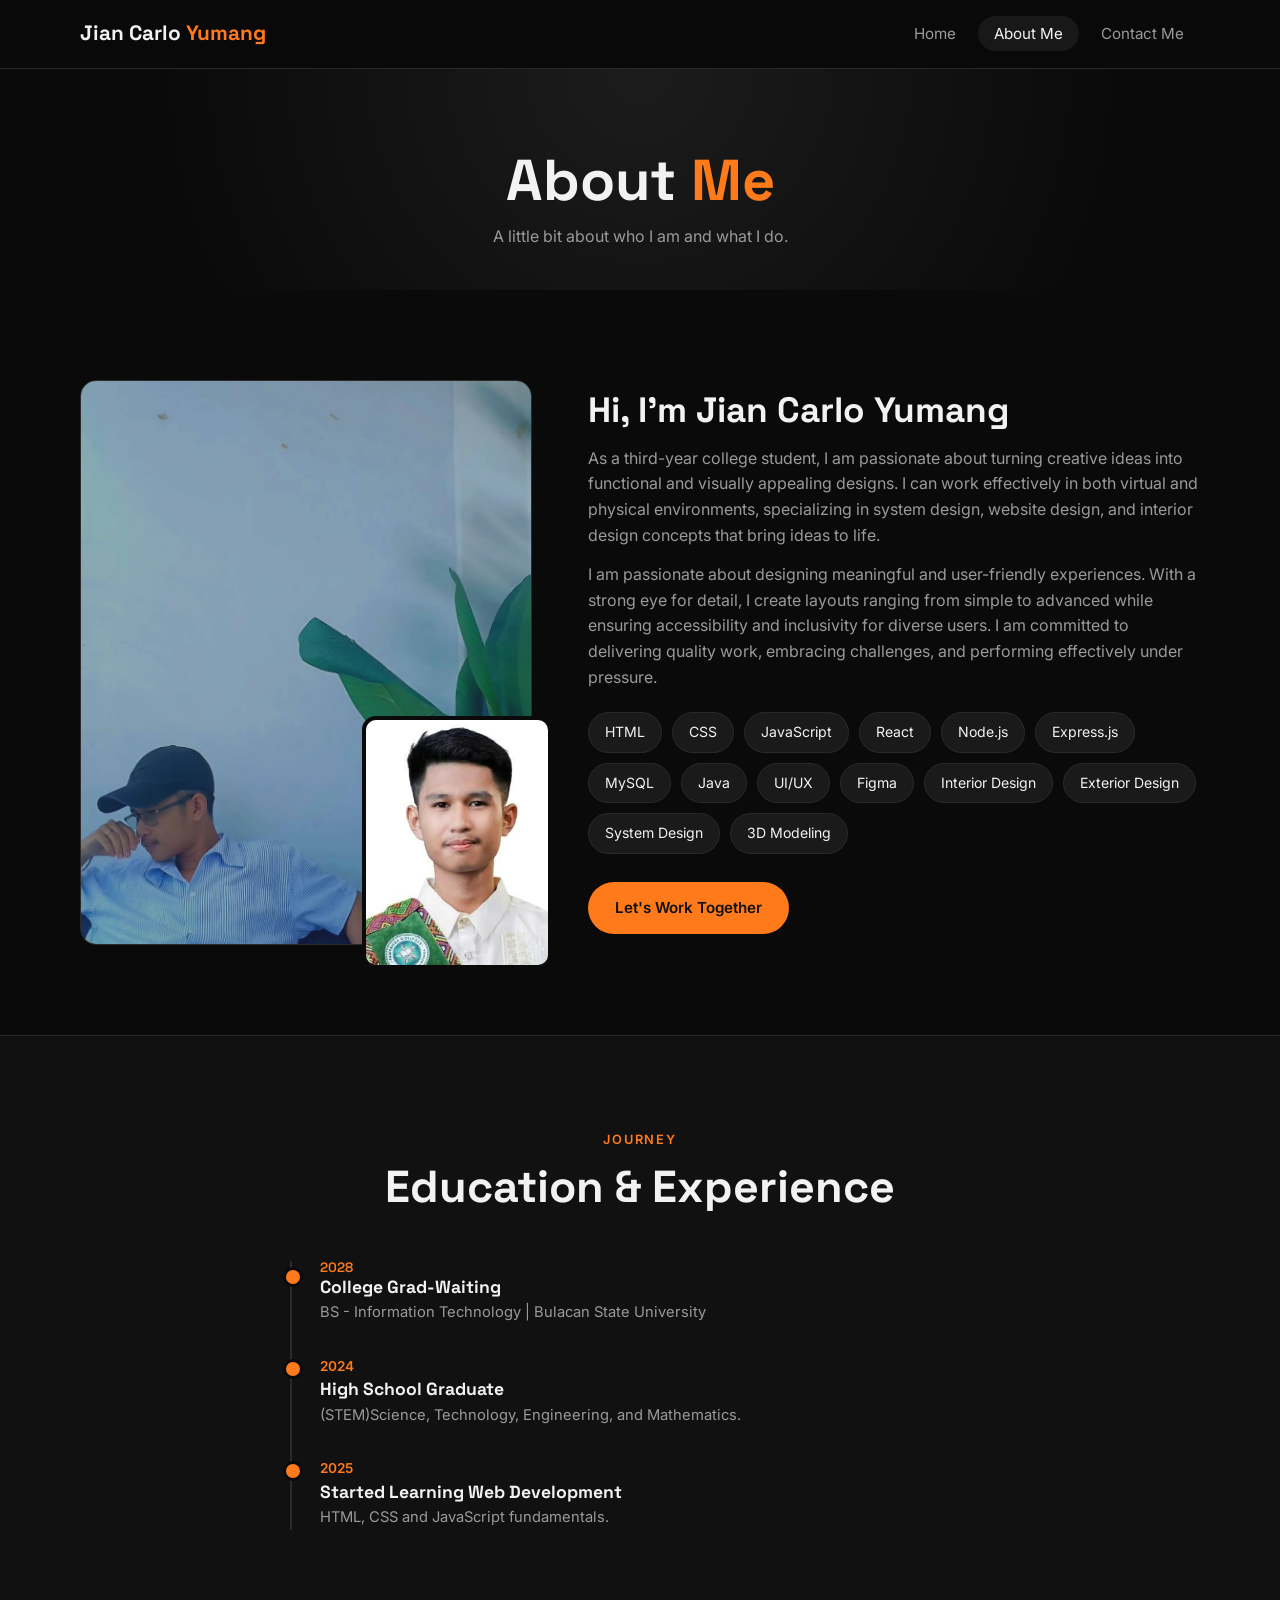
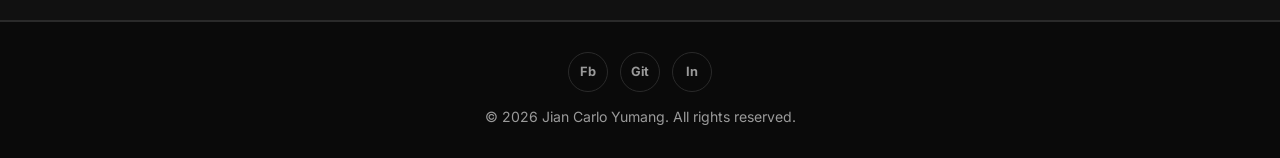
<file: about.html>
<!DOCTYPE html>
<html lang="en">
<head>
  <meta charset="UTF-8" />
  <meta name="viewport" content="width=device-width, initial-scale=1" />
  <title>About Me | Your Name</title>
  <link rel="preconnect" href="https://fonts.googleapis.com" />
  <link href="https://fonts.googleapis.com/css2?family=Inter:wght@400;500;600&family=Space+Grotesk:wght@500;700&display=swap" rel="stylesheet" />
  <link rel="stylesheet" href="style.css" />
</head>
<body>

  <header class="nav">
    <div class="container">
      <a href="index.html" class="logo">Jian Carlo<span> Yumang</span></a>
      <ul>
        <li><a href="index.html">Home</a></li>
        <li><a href="about.html" class="active">About Me</a></li>
        <li><a href="contact.html">Contact Me</a></li>
      </ul>
      <button class="menu-btn" aria-label="Menu">☰</button>
    </div>
  </header>

  <div class="page-hero">
    <div class="container">
      <h1>About <span class="accent">Me</span></h1>
      <p>A little bit about who I am and what I do.</p>
    </div>
  </div>

  <section>
    <div class="container about-grid">
      <div class="about-photos reveal">
        <img class="main" src="images/pot.png" alt="Portrait" />
        <img class="small" src="images/wpro.png" alt="Casual photo" />
      </div>
      <div class="about-text reveal">
        <h2>Hi, I'm Jian Carlo Yumang</h2>
        <p>As a third-year college student, I am passionate about turning creative ideas into functional and visually appealing designs. I can work effectively in both virtual and physical environments, specializing in system design, website design, and interior design concepts that bring ideas to life.</p>
        <p>I am passionate about designing meaningful and user-friendly experiences. With a strong eye for detail, I create layouts ranging from simple to advanced while ensuring accessibility and inclusivity for diverse users. I am committed to delivering quality work, embracing challenges, and performing effectively under pressure.</p>
        <div class="skills">
          <span>HTML</span><span>CSS</span><span>JavaScript</span><span>React</span><span>Node.js</span><span>Express.js</span>
          <span>MySQL</span><span>Java</span>
          <span>UI/UX</span><span>Figma</span><span>Interior Design</span><span>Exterior Design</span><span>System Design</span>
          <span>3D Modeling</span>
        </div>
        <a href="contact.html" class="btn btn-primary">Let's Work Together</a>
      </div>
    </div>
  </section>

  <section class="alt">
    <div class="container">
      <div class="section-head reveal">
        <span class="tag">Journey</span>
        <h2>Education &amp; Experience</h2>
      </div>
      <div class="timeline" style="max-width:700px;margin-inline:auto">
        <div class="item reveal">
          <H2 class="year1">2028</H2>
          <h3>College Grad-Waiting</h3>
          <p>BS - Information Technology | Bulacan State University</p>
        </div>
        <div class="item reveal">
          <span class="year2">2024</span>
          <h3>High School Graduate</h3>
          <p>(STEM)Science, Technology, Engineering, and Mathematics.</p>
        </div>
        <div class="item reveal">
          <span class="year3">2025</span>
          <h3>Started Learning Web Development</h3>
          <p>HTML, CSS and JavaScript fundamentals.</p>
        </div>
      </div>
    </div>
  </section>

  <footer>
    <div class="container">
      <div class="socials">
        <a href="https://www.facebook.com/jiancarlo.yumangii.1" aria-label="Facebook">Fb</a>
        <a href="https://github.com/Ziankazu" aria-label="GitHub">Git</a>
        <a href="https://ph.linkedin.com/in/jian-carlo-yumang-34918139b" aria-label="LinkedIn">In</a>
      </div>
      © <span class="year"></span> Jian Carlo Yumang. All rights reserved.
    </div>
  </footer>

  <script src="script.js"></script>
</body>
</html>
</file>
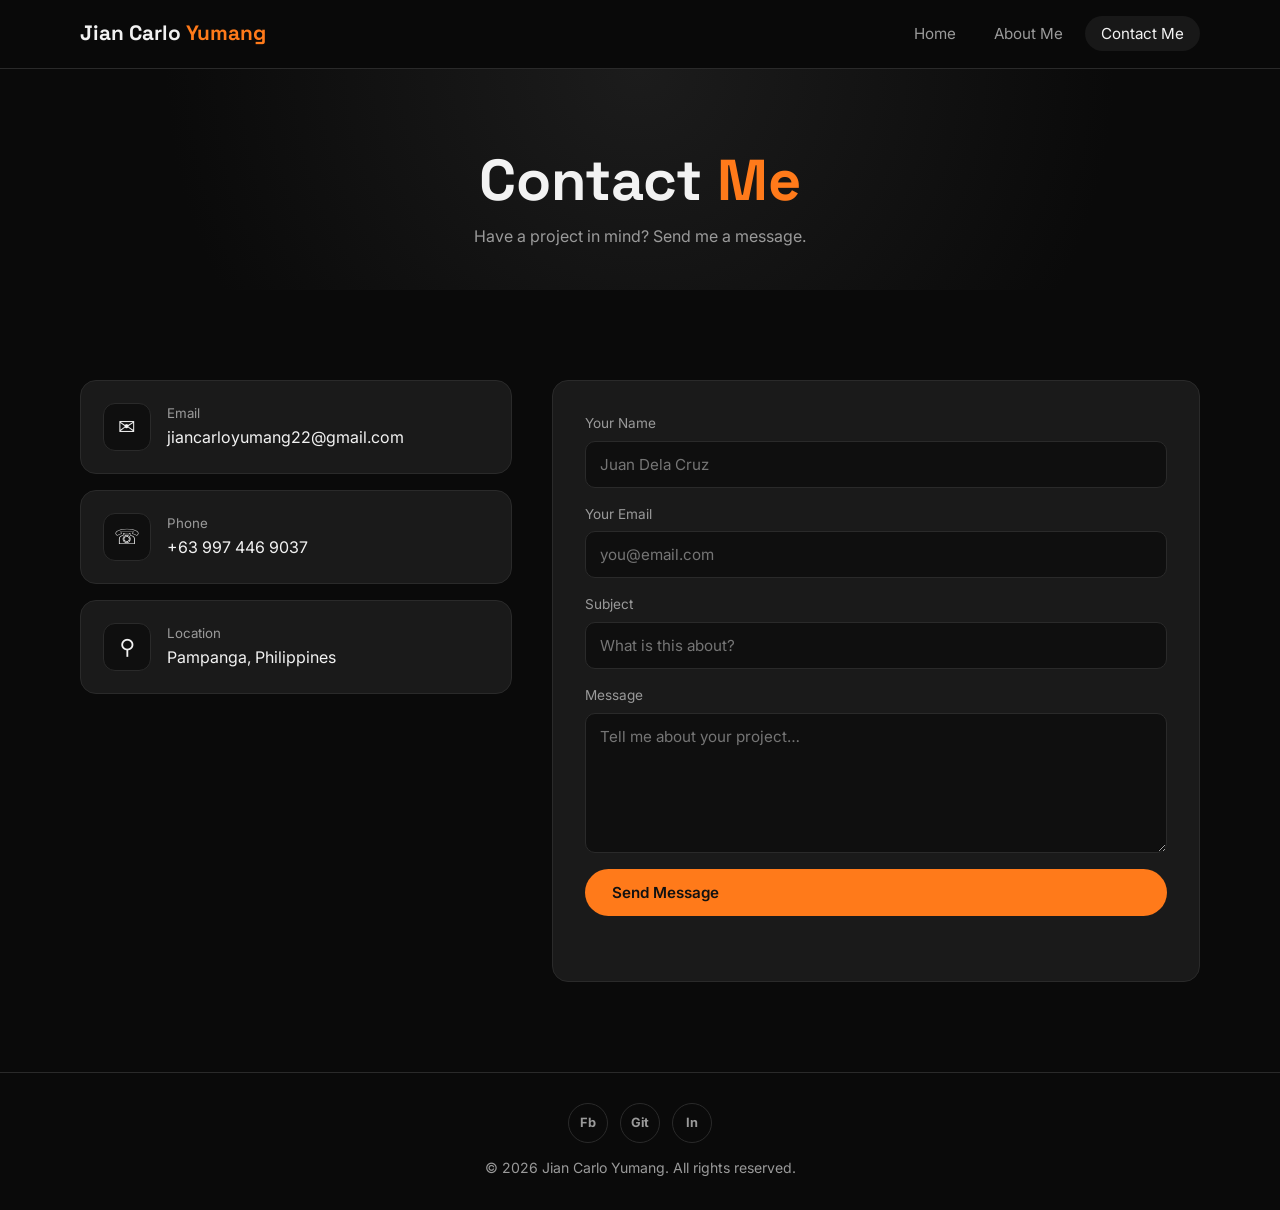
<file: contact.html>
<!DOCTYPE html>
<html lang="en">
<head>
  <meta charset="UTF-8" />
  <meta name="viewport" content="width=device-width, initial-scale=1" />
  <title>Contact Me | Your Name</title>
  <link rel="preconnect" href="https://fonts.googleapis.com" />
  <link href="https://fonts.googleapis.com/css2?family=Inter:wght@400;500;600&family=Space+Grotesk:wght@500;700&display=swap" rel="stylesheet" />
  <link rel="stylesheet" href="style.css" />
</head>
<body>

  <header class="nav">
    <div class="container">
      <a href="index.html" class="logo">Jian Carlo<span> Yumang</span></a>
      <ul>
        <li><a href="index.html">Home</a></li>
        <li><a href="about.html">About Me</a></li>
        <li><a href="contact.html" class="active">Contact Me</a></li>
      </ul>
      <button class="menu-btn" aria-label="Menu">☰</button>
    </div>
  </header>

  <div class="page-hero">
    <div class="container">
      <h1>Contact <span class="accent">Me</span></h1>
      <p>Have a project in mind? Send me a message.</p>
    </div>
  </div>

  <section>
    <div class="container contact-grid">
      <div class="contact-info reveal">
        <div class="info-box"><div class="ico">✉</div><div><small>Email</small>jiancarloyumang22@gmail.com</div></div>
        <div class="info-box"><div class="ico">☏</div><div><small>Phone</small>+63 997 446 9037</div></div>
        <div class="info-box"><div class="ico">⚲</div><div><small>Location</small>Pampanga, Philippines</div></div>
      </div>

      <form class="form reveal" id="contact-form">
        <label>Your Name
          <input type="text" name="name" required placeholder="Juan Dela Cruz" />
        </label>
        <label>Your Email
          <input type="email" name="email" required placeholder="you@email.com" />
        </label>
        <label>Subject
          <input type="text" name="subject" placeholder="What is this about?" />
        </label>
        <label>Message
          <textarea name="message" required placeholder="Tell me about your project…"></textarea>
        </label>
        <button class="btn btn-primary" type="submit">Send Message</button>
        <div class="form-msg" id="form-msg"></div>
      </form>
    </div>
  </section>

  <footer>
    <div class="container">
      <div class="socials">
        <a href="https://www.facebook.com/jiancarlo.yumangii.1" aria-label="Facebook">Fb</a>
        <a href="https://github.com/Ziankazu" aria-label="GitHub">Git</a>
        <a href="https://ph.linkedin.com/in/jian-carlo-yumang-34918139b" aria-label="LinkedIn">In</a>
      </div>
      © <span class="year"></span> Jian Carlo Yumang. All rights reserved.
    </div>
  </footer>

  <script src="script.js"></script>
</body>
</html>
</file>
<file: style.css>
:root {
  --bg: #0a0a0a;
  --bg-2: #111111;
  --bg-3: #181818;
  --card: #1a1a1a;
  --line: #2a2a2a;
  --text: #f2f2f2;
  --muted: #9a9a9a;
  --accent: #ff7a1a;
  --radius: 16px;
  --max: 1120px;
}

* { box-sizing: border-box; margin: 0; padding: 0; }
html { scroll-behavior: smooth; }
body {
  font-family: "Inter", system-ui, sans-serif;
  background: var(--bg);
  color: var(--text);
  line-height: 1.6;
  -webkit-font-smoothing: antialiased;
}
img { max-width: 100%; display: block; }
a { color: inherit; text-decoration: none; }
.container { width: min(var(--max), calc(100% - 2.5rem)); margin-inline: auto; }
section { padding: clamp(64px, 8vw, 90px) 0; }
h1, h2, h3 { font-family: "Space Grotesk", "Inter", sans-serif; line-height: 1.1; }
.accent { color: var(--accent); }

/* ===== Navbar ===== */
.nav {
  position: sticky; top: 0; z-index: 50;
  background: rgba(10,10,10,.85);
  backdrop-filter: blur(12px);
  border-bottom: 1px solid var(--line);
}
.nav .container { display: flex; align-items: center; justify-content: space-between; height: 68px; }
.logo { font-family: "Space Grotesk", sans-serif; font-weight: 700; font-size: 1.3rem; }
.logo span { color: var(--accent); }
.nav ul { display: flex; gap: 6px; list-style: none; }
.nav ul a { padding: 8px 16px; border-radius: 999px; color: var(--muted); font-size: .95rem; transition: .25s; }
.nav ul a:hover, .nav ul a.active { color: var(--text); background: var(--bg-3); }
.menu-btn { display: none; background: none; border: 1px solid var(--line); color: var(--text); font-size: 1.3rem; width: 42px; height: 42px; border-radius: 10px; cursor: pointer; }

/* ===== Buttons ===== */
.btn {
  display: inline-flex; align-items: center; gap: 8px;
  padding: 13px 26px; border-radius: 999px; font-weight: 600; font-size: .95rem;
  border: 1px solid transparent; cursor: pointer; transition: .25s; font-family: inherit;
}
.btn-primary { background: var(--accent); color: #111; }
.btn-primary:hover { transform: translateY(-2px); box-shadow: 0 8px 24px rgba(255,122,26,.35); }
.btn-ghost { border-color: var(--line); color: var(--text); background: transparent; }
.btn-ghost:hover { border-color: var(--accent); color: var(--accent); }

/* ===== Hero ===== */
.hero { padding: 70px 0 0; background: radial-gradient(circle at 70% 20%, #1c1c1c 0%, var(--bg) 60%); overflow: hidden; }
.hero .container { display: grid; grid-template-columns: minmax(0, 1.1fr) minmax(0, .9fr); gap: 40px; align-items: end; }
.hero-text { padding-bottom: 80px; align-self: center; }
.hero-text .hello { color: var(--accent); font-weight: 600; letter-spacing: .15em; text-transform: uppercase; font-size: .85rem; }
.hero-text h1 { font-size: clamp(2.6rem, 6vw, 4.8rem); margin: 14px 0 18px; }
.hero-text h1 .outline { color: transparent; -webkit-text-stroke: 1.5px var(--text); }
.hero-text p { color: var(--muted); max-width: 520px; margin-bottom: 30px; }
.hero-actions { display: flex; gap: 14px; flex-wrap: wrap; }
.hero-photo { position: relative; display: flex; justify-content: center; }
.hero-photo::before {
  content: ""; position: absolute; bottom: 0; width: 82%; aspect-ratio: 1; border-radius: 50%;
}
.hero-photo img { position: relative; width: min(380px, 90%); aspect-ratio: 4/5; object-fit: cover; border-radius: 200px 200px 0 0; background: var(--bg-3); }

/* ===== Stats ===== */
.stats { background: var(--bg-2); padding: 40px 0; border-block: 1px solid var(--line); }
.stats .container { display: grid; grid-template-columns: repeat(3, minmax(0, 1fr)); gap: 20px; text-align: center; }
.stats h3 { font-size: 2.4rem; color: var(--accent); }
.stats p { color: var(--muted); font-size: .9rem; }

/* ===== Section headings ===== */
.section-head { text-align: center; margin-bottom: 50px; }
.section-head .tag { color: var(--accent); font-weight: 600; letter-spacing: .15em; text-transform: uppercase; font-size: .8rem; }
.section-head h2 { font-size: clamp(1.9rem, 4vw, 2.8rem); margin-top: 10px; }
.section-head p { color: var(--muted); max-width: 560px; margin: 12px auto 0; }

/* ===== Services ===== */
.services-grid { display: grid; grid-template-columns: repeat(3, minmax(0, 1fr)); gap: 22px; }
.service-card {
  background: var(--card); border: 1px solid var(--line); border-radius: var(--radius);
  padding: 34px 28px; transition: .3s;
}
.service-card:hover { transform: translateY(-6px); border-color: var(--accent); background: #1f1f1f; }
.service-card .icon {
  width: 58px; height: 58px; border-radius: 14px; display: grid; place-items: center;
  background: #0f0f0f; border: 1px solid var(--line); font-size: 1.6rem; margin-bottom: 20px;
}
.service-card h3 { font-size: 1.25rem; margin-bottom: 10px; }
.service-card p { color: var(--muted); font-size: .95rem; }

/* ===== Cards grid (projects + certs) ===== */
.grid { display: grid; grid-template-columns: repeat(3, minmax(0, 1fr)); gap: 22px; }
.card { background: var(--card); border: 1px solid var(--line); border-radius: var(--radius); overflow: hidden; transition: .3s; }
.card:hover { transform: translateY(-6px); border-color: #3d3d3d; box-shadow: 0 16px 40px rgba(0,0,0,.5); }
.thumb {
  aspect-ratio: 16/10; background: linear-gradient(135deg, #222, #111); position: relative;
  display: grid; place-items: center; color: var(--muted); font-size: .85rem; overflow: hidden;
}
.thumb img { width: 100%; height: 100%; object-fit: cover; transition: transform .5s; }
.card:hover .thumb img { transform: scale(1.05); }
.card-body { padding: 20px 22px 24px; }
.card-body .label { color: var(--accent); font-size: .75rem; font-weight: 600; letter-spacing: .1em; text-transform: uppercase; }
.card-body h3 { font-size: 1.15rem; margin: 6px 0 8px; }
.card-body p { color: var(--muted); font-size: .9rem; margin-bottom: 14px; }
.card-links { display: flex; gap: 14px; font-size: .88rem; font-weight: 600; }
.card-links a { color: var(--text); border-bottom: 1px solid var(--accent); padding-bottom: 1px; }
.card-links a:hover { color: var(--accent); }
.cert-card { cursor: pointer; }
.cert-card .thumb { aspect-ratio: 4/3; }

.alt { background: var(--bg-2); border-block: 1px solid var(--line); }

/* ===== Lightbox ===== */
.lightbox { position: fixed; inset: 0; background: rgba(0,0,0,.92); display: none; place-items: center; z-index: 100; padding: 24px; }
.lightbox.open { display: grid; }
.lightbox img { max-height: 88vh; border-radius: 10px; }
.lightbox button { position: absolute; top: 20px; right: 24px; background: none; border: none; color: #fff; font-size: 2.2rem; cursor: pointer; }

/* ===== About page ===== */
.page-hero { padding: 80px 0 40px; text-align: center; background: radial-gradient(circle at 50% 0%, #1c1c1c, var(--bg) 70%); }
.page-hero h1 { font-size: clamp(2.2rem, 5vw, 3.6rem); }
.page-hero p { color: var(--muted); margin-top: 12px; }
.about-grid { display: grid; grid-template-columns: minmax(0, .85fr) minmax(0, 1.15fr); gap: 56px; align-items: center; }
.about-photos { position: relative; }
.about-photos .main { border-radius: var(--radius); width: 100%; aspect-ratio: 4/5; object-fit: cover; background: var(--bg-3); border: 1px solid var(--line); }
.about-photos .small {
  position: absolute; right: -20px; bottom: -24px; width: 42%; aspect-ratio: 3/4; object-fit: cover;
  border-radius: 14px; border: 4px solid var(--bg); background: var(--bg-3);
}
.about-text h2 { font-size: 2.2rem; margin-bottom: 16px; }
.about-text p { color: var(--muted); margin-bottom: 14px; }
.skills { display: flex; flex-wrap: wrap; gap: 10px; margin: 22px 0 28px; }
.skills span { background: var(--card); border: 1px solid var(--line); padding: 8px 16px; border-radius: 999px; font-size: .88rem; }
.timeline { border-left: 2px solid var(--line); margin-left: 8px; padding-left: 28px; display: grid; gap: 28px; }
.timeline .item { position: relative; }
.timeline .item::before { content: ""; position: absolute; left: -37px; top: 6px; width: 14px; height: 14px; border-radius: 50%; background: var(--accent); border: 3px solid var(--bg); }
.timeline .year1 { color: var(--accent); font-size: .85rem; font-weight: 600; }
.timeline .year2 { color: var(--accent); font-size: .85rem; font-weight: 600; }
.timeline .year3 { color: var(--accent); font-size: .85rem; font-weight: 600; }
.timeline h3 { font-size: 1.1rem; margin: 2px 0 4px; }
.timeline p { color: var(--muted); font-size: .92rem; }

/* ===== Contact ===== */
.contact-grid { display: grid; grid-template-columns: minmax(0, .8fr) minmax(0, 1.2fr); gap: 40px; }
.contact-info { display: grid; gap: 16px; align-content: start; }
.info-box { background: var(--card); border: 1px solid var(--line); border-radius: var(--radius); padding: 22px; display: flex; gap: 16px; align-items: center; }
.info-box .ico { width: 48px; height: 48px; border-radius: 12px; background: #0f0f0f; border: 1px solid var(--line); display: grid; place-items: center; font-size: 1.3rem; }
.info-box small { color: var(--muted); display: block; }
.form { background: var(--card); border: 1px solid var(--line); border-radius: var(--radius); padding: 32px; display: grid; gap: 16px; }
.form label { font-size: .85rem; color: var(--muted); display: grid; gap: 6px; }
.form input, .form textarea {
  width: 100%;
  background: #0f0f0f; border: 1px solid var(--line); color: var(--text); border-radius: 10px;
  padding: 13px 14px; font-family: inherit; font-size: .95rem; outline: none; transition: .2s;
}
.form input:focus, .form textarea:focus { border-color: var(--accent); }
.form textarea { min-height: 140px; resize: vertical; }
.form-msg { font-size: .9rem; color: var(--accent); min-height: 1.2em; }

/* ===== Footer ===== */
footer { border-top: 1px solid var(--line); padding: 30px 0; text-align: center; color: var(--muted); font-size: .88rem; }
.socials { display: flex; gap: 12px; justify-content: center; margin-bottom: 14px; }
.socials a { width: 40px; height: 40px; border-radius: 50%; border: 1px solid var(--line); display: grid; place-items: center; font-size: .8rem; font-weight: 700; transition: .25s; }
.socials a:hover { background: var(--accent); color: #111; border-color: var(--accent); }

/* ===== Reveal animation ===== */
.reveal { opacity: 0; transform: translateY(24px); transition: .7s; }
.reveal.show { opacity: 1; transform: none; }

/* ===== Responsive ===== */
@media (max-width: 900px) {
  .hero .container, .about-grid, .contact-grid { grid-template-columns: 1fr; }
  .hero-text { padding-bottom: 20px; text-align: center; }
  .hero-text p { margin-inline: auto; }
  .hero-actions { justify-content: center; }
  .services-grid, .grid { grid-template-columns: 1fr 1fr; }
  .about-photos { max-width: 420px; margin-inline: auto; }
  .about-photos .small { right: -10px; }
  .about-grid, .contact-grid { gap: 36px; }
  .hero-photo img { width: min(380px, 80%); }
}
@media (max-width: 640px) {
  .container { width: min(var(--max), calc(100% - 2rem)); }
  .services-grid, .grid { grid-template-columns: 1fr; }
  .stats { padding: 28px 0; }
  .stats .container { gap: 8px; }
  .stats h3 { font-size: 1.7rem; }
  .stats p { font-size: .8rem; }
  .menu-btn { display: block; }
  .nav ul { display: none; position: absolute; top: 68px; left: 0; right: 0; flex-direction: column; background: var(--bg-2); padding: 14px 20px; border-bottom: 1px solid var(--line); }
  .nav ul.open { display: flex; }
  .hero { padding-top: 48px; }
  .hero .container { gap: 32px; }
  .hero-text h1 { font-size: clamp(2.2rem, 11vw, 3.4rem); }
  .hero-photo img { width: min(320px, 88%); }
  .section-head { margin-bottom: 36px; }
  .about-grid, .contact-grid { gap: 28px; }
  .about-photos .small { right: 0; bottom: -16px; }
  .about-text h2 { font-size: clamp(1.7rem, 8vw, 2.2rem); }
  .form { padding: clamp(20px, 6vw, 32px); }
  .info-box { padding: 18px; }
  .info-box > div:last-child { min-width: 0; overflow-wrap: anywhere; }
  .card-body { padding: 18px; }
  .card-links { flex-wrap: wrap; }
}
@media (max-width: 360px) {
  .container { width: calc(100% - 1.5rem); }
  .logo { font-size: 1.15rem; }
  .hero-actions .btn { padding: 12px 18px; }
  .stats h3 { font-size: 1.5rem; }
}
</file>
